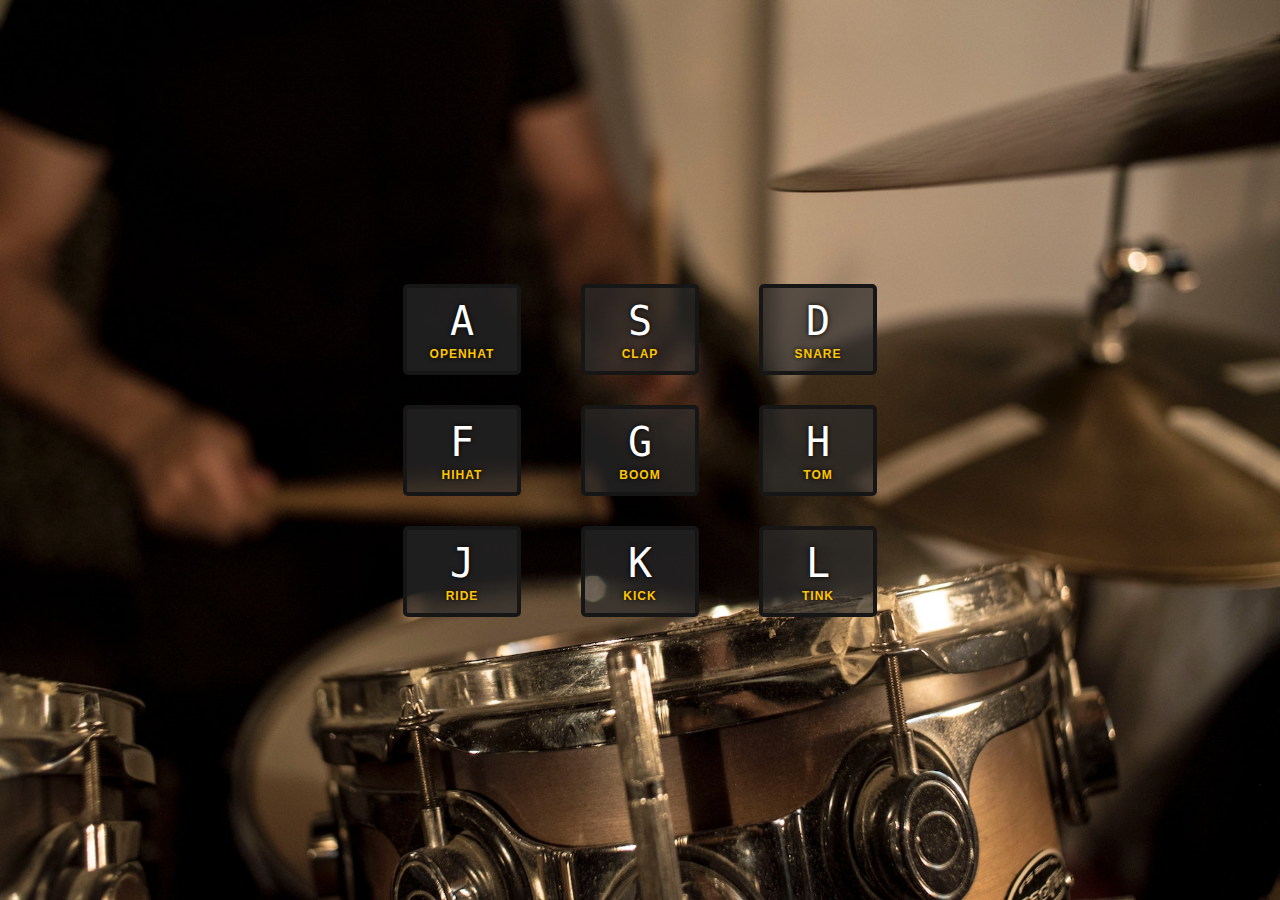
<file: Day1/index.html>
<!DOCTYPE html>
<html lang="en">
<head>
  <meta charset="UTF-8">
  <title>JS Drum Kit</title>
  <link rel="stylesheet" href="style.css">
  <meta name="viewport" content="width=device-width, initial-scale=1">
</head>
<body>


  <div class="keys">
      <div class="row1">
        <div data-key="65" class="key">
          <kbd>A</kbd>
          <span class="sound">openhat</span>
        </div>
      <div data-key="70" class="key">
        <kbd>F</kbd>
        <span class="sound">hihat</span>
      </div>
      <div data-key="74" class="key">
        <kbd>J</kbd>
        <span class="sound">ride</span>
      </div>

    </div>
    <div class="row2">
      <div data-key="83" class="key">
        <kbd>S</kbd>
        <span class="sound">clap</span>
      </div>
      <div data-key="71" class="key">
        <kbd>G</kbd>
        <span class="sound">boom</span>
      </div>
      <div data-key="75" class="key">
        <kbd>K</kbd>
        <span class="sound">kick</span>
      </div>
    </div>
    <div class="row3">
      <div data-key="68" class="key">
        <kbd>D</kbd>
        <span class="sound">snare</span>
      </div>
      <div data-key="72" class="key">
        <kbd>H</kbd>
        <span class="sound">tom</span>
      </div>
      <div data-key="76" class="key">
        <kbd>L</kbd>
        <span class="sound">tink</span>
      </div>
    </div>
  </div>

  <audio data-key="83"  src="sounds/clap.wav"></audio>
  <audio data-key="70" src="sounds/hihat.wav"></audio>
  <audio data-key="75" src="sounds/kick.wav"></audio>
  <audio data-key="65" src="sounds/openhat.wav"></audio>
  <audio data-key="71" src="sounds/boom.wav"></audio>
  <audio data-key="74" src="sounds/ride.wav"></audio>
  <audio data-key="68" src="sounds/snare.wav"></audio>
  <audio data-key="72" src="sounds/tom.wav"></audio>
  <audio data-key="76" src="sounds/tink.wav"></audio>

  <script src="app.js" charset="utf-8"></script>

</body>
</html>
</file>
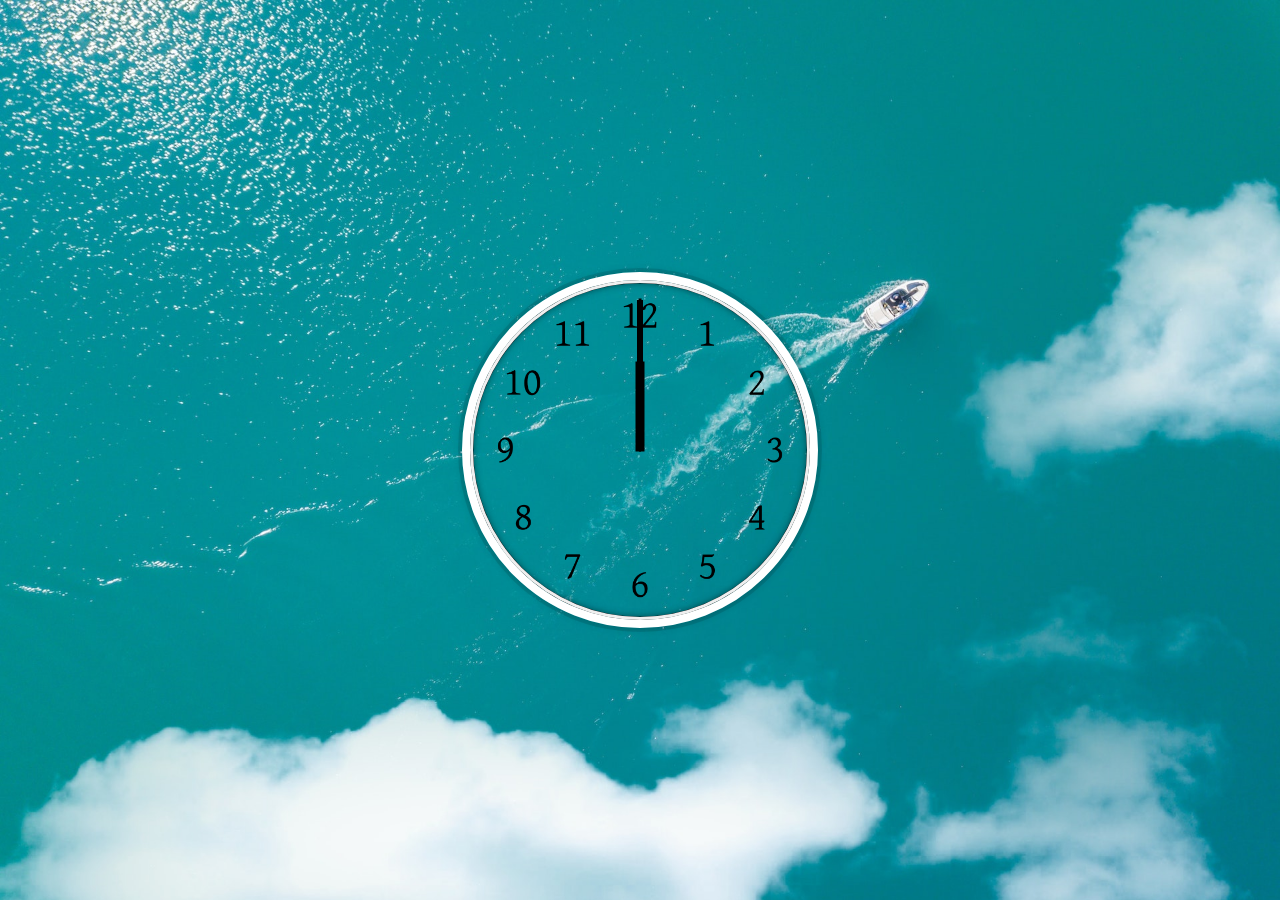
<file: Day2/index.html>
<!DOCTYPE html>
<html lang="en">
<head>
  <meta charset="UTF-8">
  <meta http-equiv="X-UA-Compatible" content="IE=edge">
  <meta name="viewport" content="width=device-width, initial-scale=1.0">
  <link rel="stylesheet" href="style.css" >
  <title>Clock</title>
</head>
<body>
  <div class="clock">
    <div class="clock-face">
      <div class="hand hour-hand" id="hour-hand"></div>
      <div class="hand min-hand" id="min-hand"></div>
      <div class="hand second-hand" id="second-hand"></div>
    </div>
  </div>
  <script src="app.js">  </script>
</body>
</html>
</file>
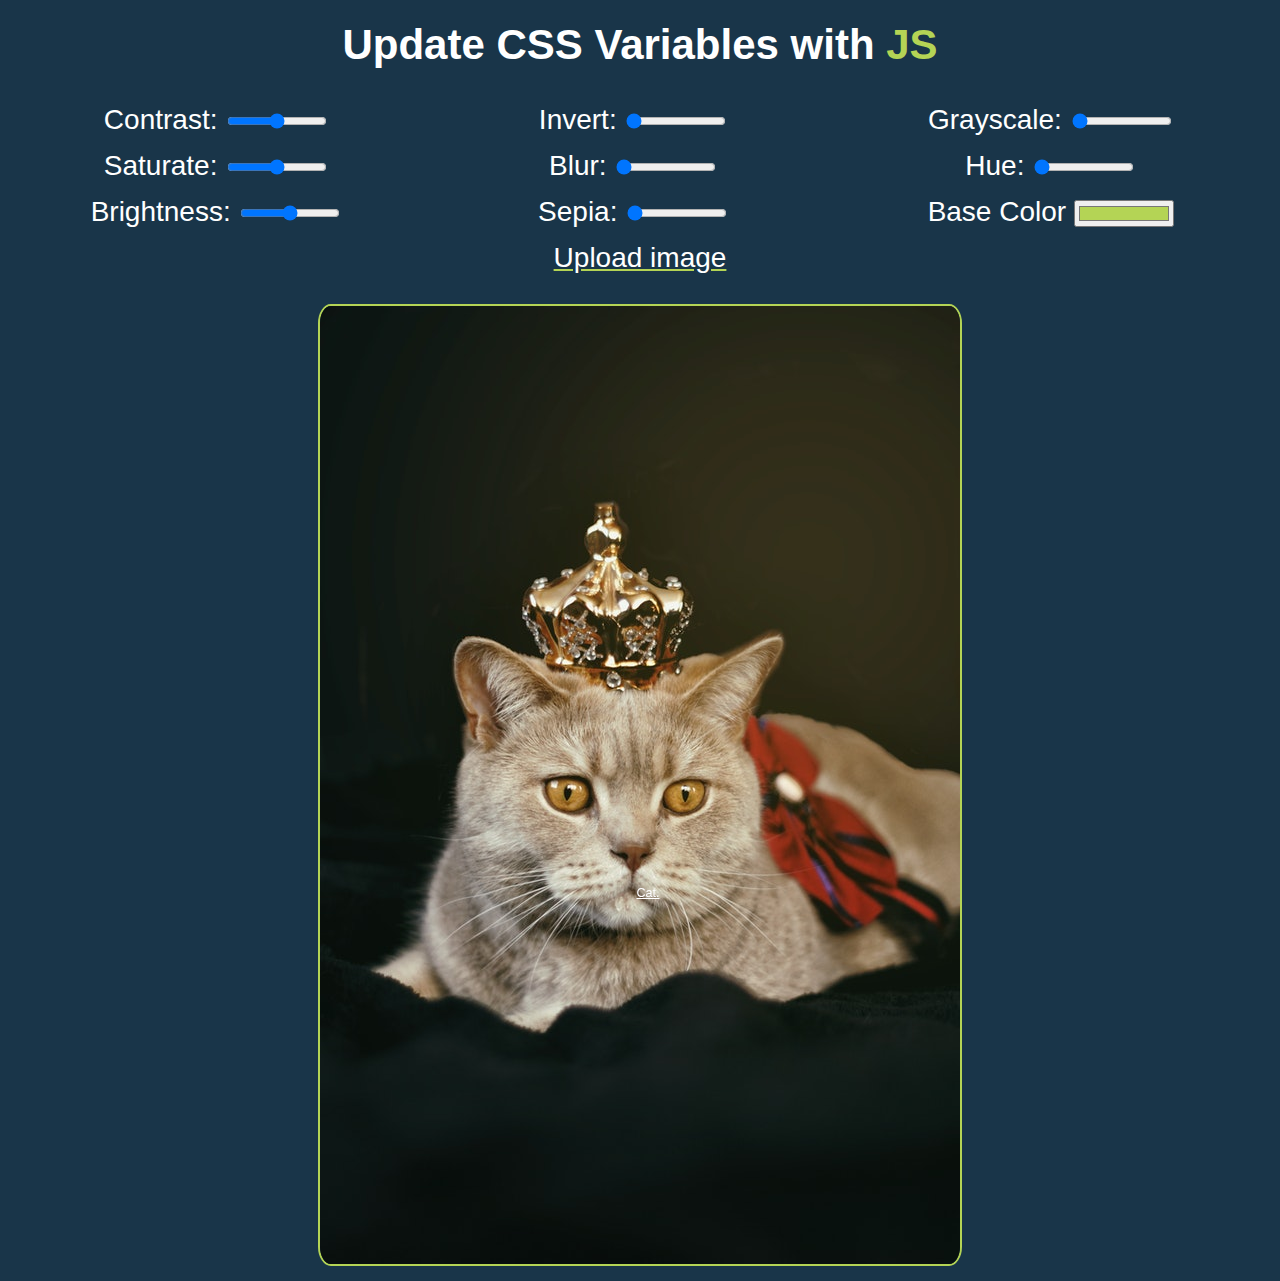
<file: Day3/index.html>
<!DOCTYPE html>
<html lang="en">
<head>
  <meta charset="UTF-8">
  <link rel="stylesheet" href="style.css">
  <meta name="viewport" content="width=device-width, initial-scale=1">
  <title>Scoped CSS Variables and JS</title>
</head>
<body>
  <h2>Update CSS Variables with <span class='hl'>JS</span></h2>

  <div class="controls">
    <div class="col">
      <p>
        <label for="contrast">Contrast:</label>
        <input id="contrast" type="range" name="contrast" min="0" max="200" value="100" data-sizing="%">
      </p>
      <p>
        <label for="saturate">Saturate:</label>
        <input id="saturate" type="range" name="saturate" min="0" max="200" value="100" data-sizing="%">
      </p>
      <p>
        <label for="brightness">Brightness:</label>
        <input id="brightness" type="range" name="brightness" min="0" max="200" value="100" data-sizing="%">
      </p>
    </div>
    <div class="col">
      <p>
        <label for="invert">Invert:</label>
        <input id="invert" type="range" name="invert" min="0" max="100" value="0" data-sizing="%">
      </p>
      <p>
        <label for="blur">Blur:</label>
        <input id="blur" type="range" name="blur" min="0" max="15" value="0" data-sizing="px">
      </p>
      <p>
        <label for="sepia">Sepia:</label>
        <input id="sepia" type="range" name="sepia" min="0" max="100" value="0" data-sizing="%">
      </p>
    </div>
    <div class="col">
      <p>
        <label for="grayscale">Grayscale:</label>
        <input id="grayscale" type="range" name="grayscale" min="0" max="100" value="0" data-sizing="%">
      </p>
     <p>
        <label for="hue">Hue:</label>
        <input id="hue" type="range" name="hue" min="0" max="359" value="0" data-sizing="deg">
      </p>
      <p>
        <label for="base">Base Color</label>
        <input id="base" type="color" name="base" value="#B4D455">
      </p>
    </div>
    <input type="file" accept="image/*" name="image" id="file" onchange="loadFile(event)" style="display: none;">
    <p>
      <label id="selector" for="file" style="cursor:pointer; color:white;">Upload image</label>
    </p>
  </div>

  <img id="image" src="images/img.jpg">
  <script src="app.js"></script>

</body>
<footer> Cat. </footer>
</html>
</file>
<file: Day1/style.css>
html {
  font-size: 10px;
  background: url('./background.jpg') bottom center;
  background-size: cover;

}

body,html {
  margin: 0;
  padding: 0;
  font-family: sans-serif;
}

.keys {
  display: flex;
  flex: 1;
  min-height: 100vh;
  align-items: center;
  justify-content: center;
  flex-direction: row;
  
}

.key {
  border: .4rem solid rgb(22, 22, 22);
  border-radius: .5rem;
  margin: 3rem;
  font-size: 1.5rem;
  padding: 1rem .5rem;
  transition: all .07s ease;
  width: 10rem;
  text-align: center;
  color: white;
  background: rgba(44, 44, 44, 0.685);
  text-shadow: 0 0 .5rem black;
}

.playing {
  transform: scale(1.1);
  border-color: #cacaca8a;
  box-shadow: 0 0 1rem #cacaca8a;
}

kbd {
  display: block;
  font-size: 4rem;
}

.sound {
  font-size: 1.2rem;
  text-transform: uppercase;
  letter-spacing: .1rem;
  color: #ffc600;
  font-weight: bold;
} 

@media (max-width:675px){
  .keys{
    width: 90%;
    margin: auto;
  }
  .key{
    margin: 0.55em;
    margin-top: 3em;
    width: 8rem;
  }

}
</file>
<file: Day2/style.css>
html {
   background: #018DED url(https://unsplash.it/1500/1000?image=881&blur=5);
   background-size: cover;
   font-family: 'helvetica neue';
   text-align: center;
   font-size: 10px;
 }

 body {
   margin: 0;
   font-size: 2rem;
   display: flex;
   flex: 1;
   min-height: 100vh;
   align-items: center;
   background-image: url(images/background.jpg);
   background-size: cover;
 }

 .clock {
   background-image: url(images/clock.png);
   background-size: cover;
   width: 30rem;
   height: 30rem;
   border: 8px solid white;
   border-radius: 50%;
   margin: 50px auto;
   position: relative;
   padding: 2rem;
   box-shadow:
     0 0 0 4px rgba(0,0,0,0.1),
     inset 0 0 0 3px #EFEFEF,
     inset 0 0 10px black,
     0 0 10px rgba(0,0,0,0.2);
 }

 .clock-face {
   position: relative;
   width: 100%;
   height: 100%;
   transform: translateY(-3px); /* account for the height of the clock hands */
 }

 .hand {
   width: 50%;
   height: 6px;
   background: black;
   position: absolute;
   top: 50%;
   transform-origin: 100%;
   transform:rotate(90deg);
   transition-timing-function:cubic-bezier(0.6, -0.28, 0.735, 0.045);
 }
#hour-hand{
   width: 30%;
   left:20%;
   height: 9px;
}
#second-hand{
   height: 3px;
}
</file>
<file: Day3/style.css>
:root{
   --base: #B4D455;
   --blur: 0px;
   --contrast: 100%;
   --sepia: 0%;
   --grayscale: 0%;
   --hue:0deg;
   --saturate: 100%;
   --invert:0%;
   --brightness: 100%;
}
img{
   border: var(--base) solid 2px;
   border-radius: 2%;
      background: var(--base);
      filter: blur(var(--blur)) contrast(var(--contrast)) sepia(var(--sepia)) grayscale(var(--grayscale)) hue-rotate(var(--hue)) saturate(var(--saturate)) invert(var(--invert)) brightness(var(--brightness));

}
body {
   text-align: center;
   background: #193549;
   color: white;
   font-family: 'helvetica neue', sans-serif;
   font-weight: 100;
   font-size: 1.75em;
}
.hl{
   color: var(--base);
}
.controls {
   margin-bottom: 30px;
}
p{
   margin: 0.5em;
}
h2{
   margin: 0.5em;
}


input {
   width: 100px;
}

.col{
   float: left;
   width: 33%;
}
#selector{
   text-decoration: underline;
   text-decoration-color: var(--base);
}

@media (max-width:670px){
   .col{
      width: 50%;
   }
   body{
      font-size: 1em;
   }
   img{
      width: 90%;
   }
   p{
      margin: 0.5em;
   }
   input{
      width: 70px;
   
   }
}
footer{
   font-size: 0.45em;
   text-decoration: underline;
   position: fixed;
   bottom: 0;
   text-align: center;
   width: 100%;
}
</file>
